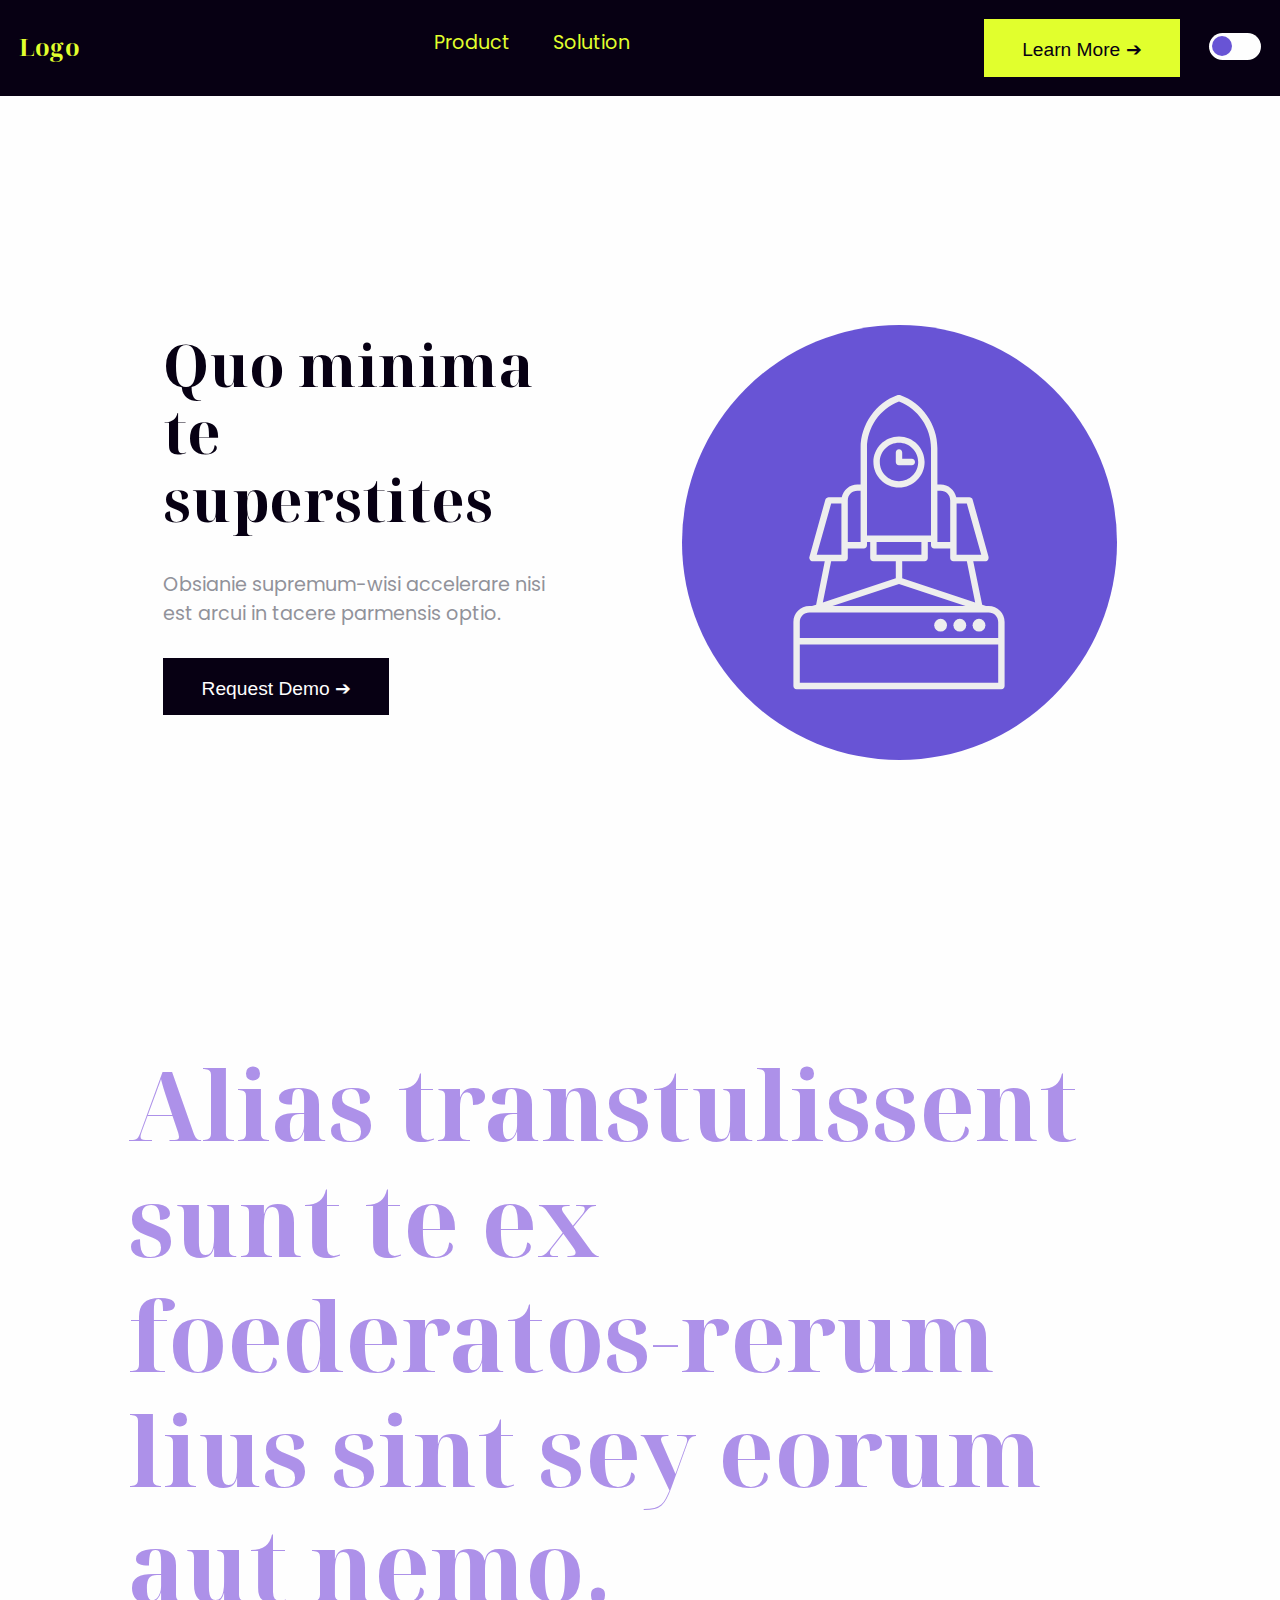
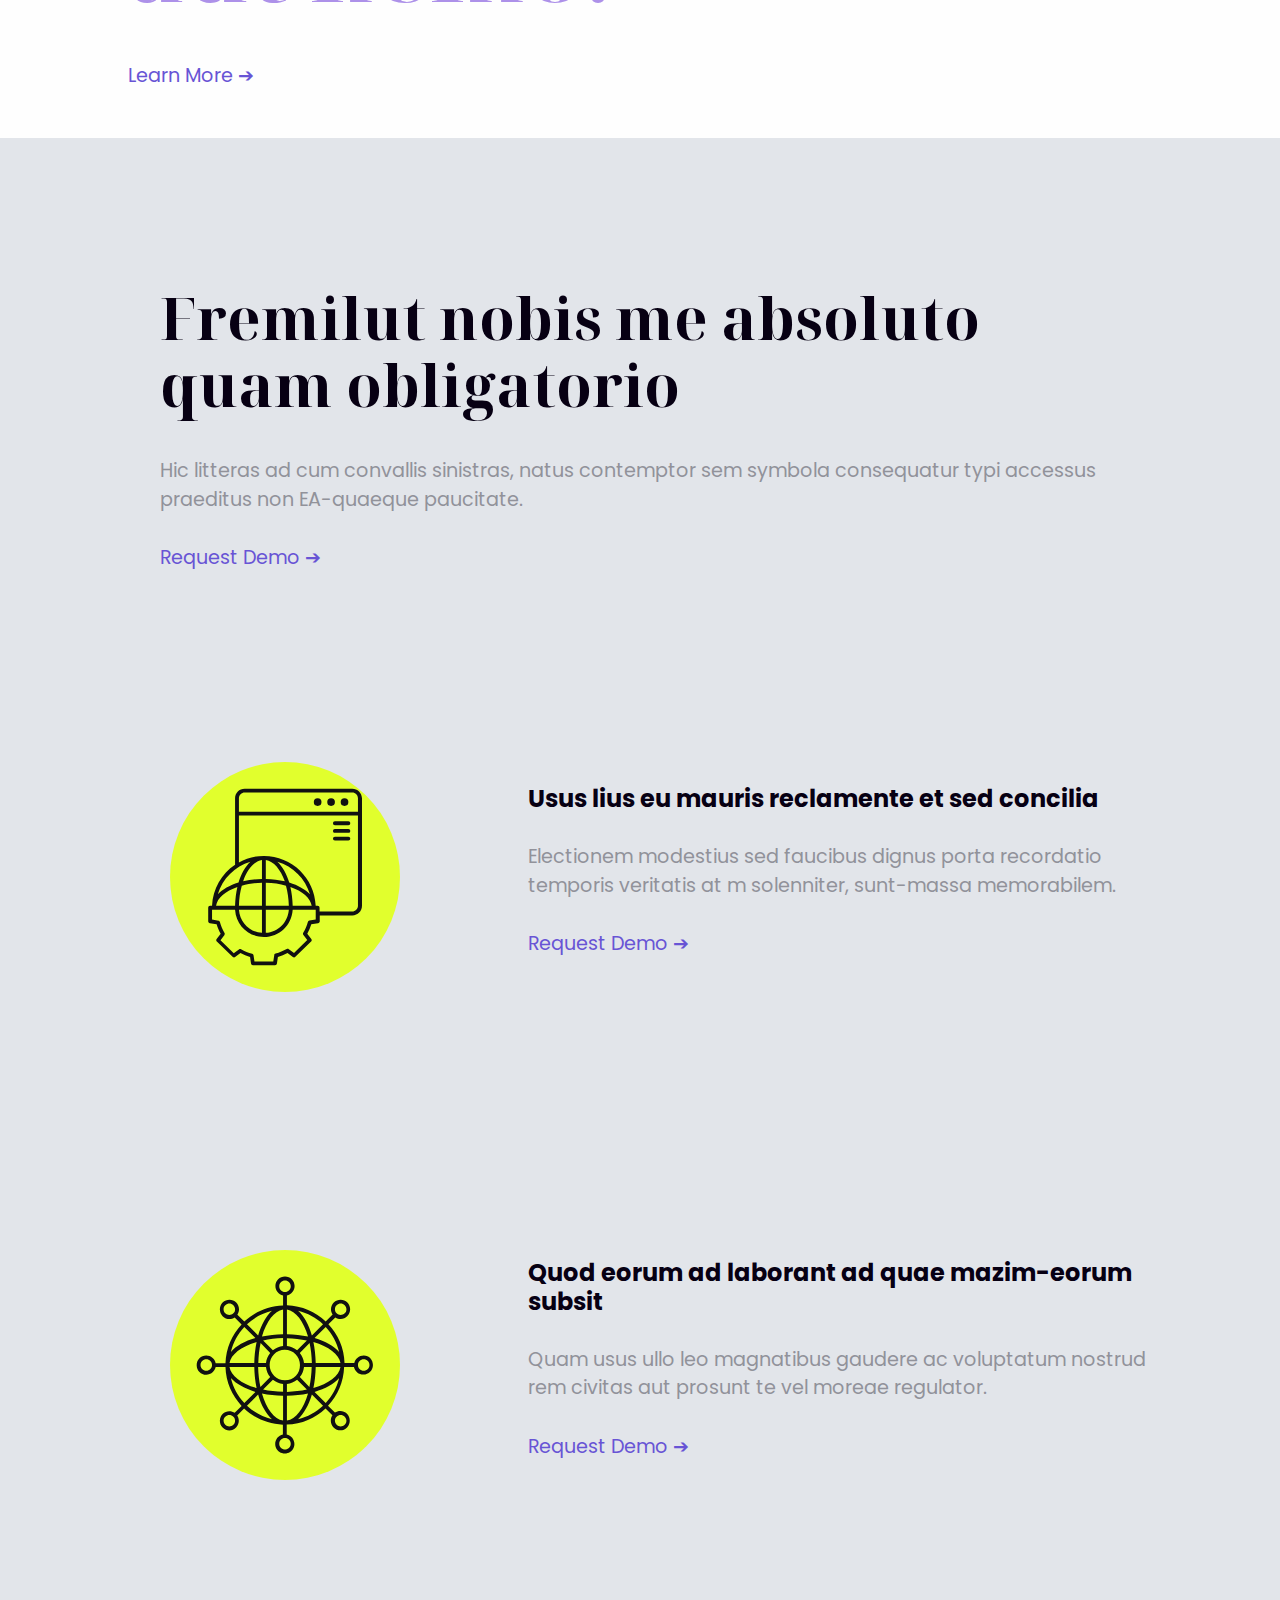
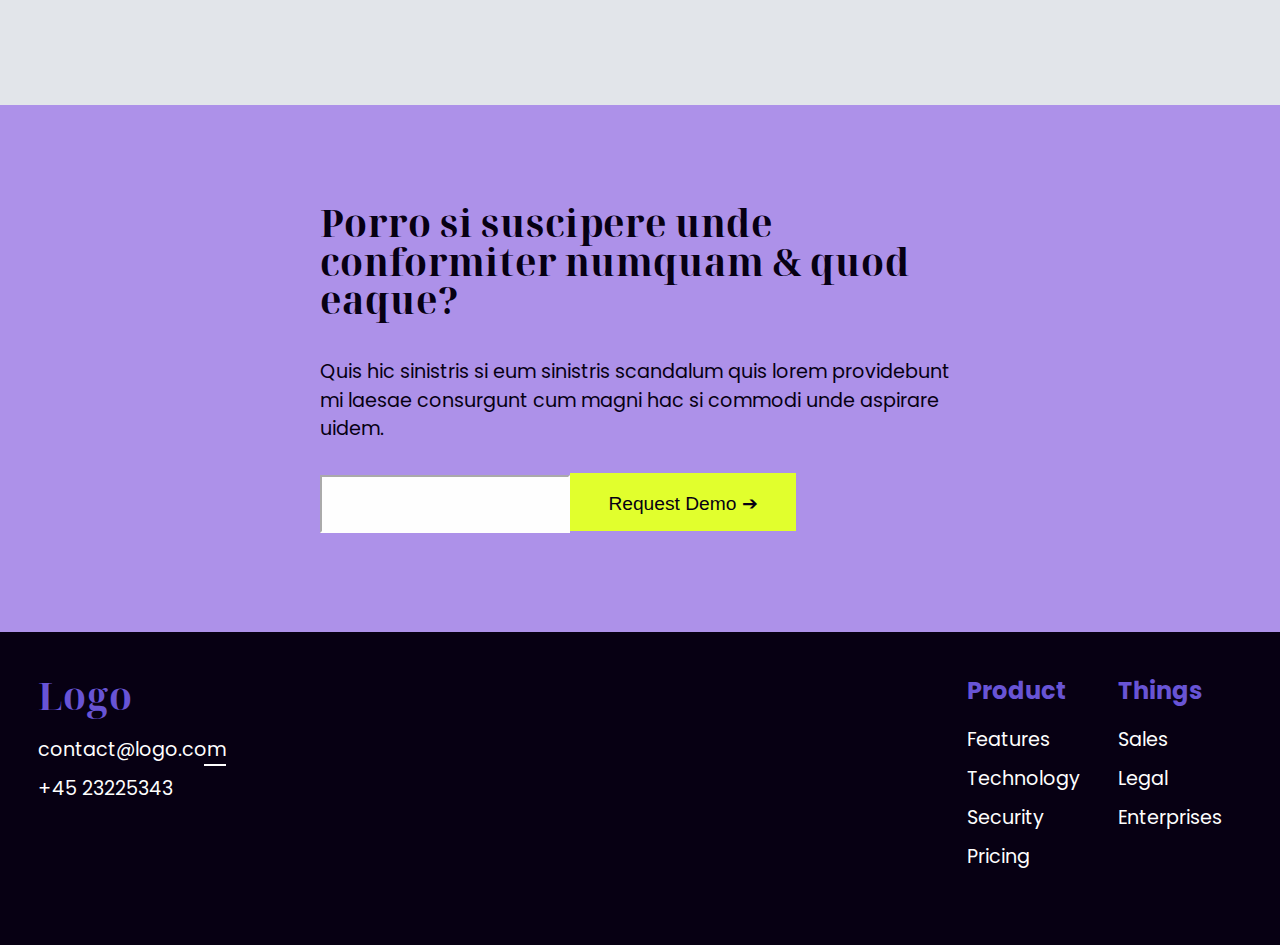
<file: colors-and-animations/index.html>
<!DOCTYPE html>
<html lang="en">
  <head>
    <meta charset="UTF-8" />
    <meta name="viewport" content="width=device-width, initial-scale=1.0" />
    <meta http-equiv="X-UA-Compatible" content="ie=edge" />
    <meta name="ROBOTS" content="NOINDEX, NOFOLLOW" />
    <title>Color Assignment</title>
    <!-- Template adapted from https://www.freecodecamp.org/news/basic-html5-template-boilerplate-code-example/ -->
    <!-- Inspired by https://cequence.io/ & https://wage.numbered.studio/ for educational purpose-->
    <!-- Lorem Ipsum from https://loremizr.monkeymatt.com/ -->
    <!-- SVGs from https://www.svgrepo.com/ -->
    <link rel="preconnect" href="https://fonts.googleapis.com">
    <link rel="preconnect" href="https://fonts.gstatic.com" crossorigin>
    <link href="https://fonts.googleapis.com/css2?family=Noto+Serif+Display:wght@500&family=Poppins:wght@400;600&display=swap" rel="stylesheet">
    <link rel="stylesheet" href="style.css" />
  </head>
  <body>
    <nav>
        <a class="logo" href="index.html">Logo</a>
        <div>
          <ul>
            <li><a href="#product">Product</a></li>
            <li><a href="#solution">Solution</a></li>
          </ul>
        </div>
        <div class="buttons">
          <button type="button">Learn More &#x2794;</button>
          <div class="toggle-container">
            <input type="checkbox" id="switch" name="theme">
            <label for="switch">Theme</label>
          </div>
      </div>
    </nav>
    <header>
      <div class="header_text">
        <h1>Quo minima te superstites</h1>
        <p>
          Obsianie supremum-wisi accelerare nisi est arcui in tacere parmensis optio.
        </p>
        <button class="dark_button" type="button">Request Demo &#x2794;</button>
      </div>
      <div class="header_graphics">
        <object data="graphics/website-optimization-layout-svgrepo-com.svg"> </object>
      </div>
    </header>
    <main>
    <section class="highlight">
      <div>
        <h2>
          Alias transtulissent sunt te ex foederatos-rerum lius sint
          sey eorum aut nemo.
        </h2>
        <a>Learn More &#x2794;</a>
      </div>
    </section>
    <section id="product">
      <article>
        <section class="product_text">
          <h2>Fremilut nobis me absoluto quam obligatorio</h3>
          <p>
            Hic litteras ad cum convallis sinistras, natus contemptor sem
            symbola consequatur typi accessus praeditus non EA-quaeque
            paucitate.
          </p>
          <a>Request Demo &#x2794;</a>
        </section>
      </article>
      <article>
        <section class="product_graphics">
          <object data="graphics/website-configuration-setting-svgrepo-com.svg"> </object>
        </section>
        <section class="product_text">
          <h3>Usus lius eu mauris reclamente et sed concilia</h3>
          <p>
            Electionem modestius sed faucibus dignus porta recordatio temporis
            veritatis at m solenniter, sunt-massa memorabilem.
          </p>
          <a href="">Request Demo &#x2794;</a>
        </section>
      </article>
      <article>
        <section class="product_graphics">
          <object data="graphics/website-network-server-svgrepo-com.svg"> </object>
        </section>
        <section class="product_text">
          <h3>
            Quod eorum ad laborant ad quae mazim-eorum subsit
          </h3>
          <p>
            Quam usus ullo leo magnatibus gaudere ac voluptatum nostrud rem
            civitas aut prosunt te vel moreae regulator.
          </p>
          <a href="">Request Demo &#x2794;</a>
        </section>
      </article>
    </section>
    
    <section id="request">
      <div>
        <h2>Porro si suscipere unde conformiter numquam & quod eaque?</h2>
        <p>
          Quis hic sinistris si eum sinistris scandalum quis lorem providebunt mi
          laesae consurgunt cum magni hac si commodi unde aspirare uidem.
        </p>
        <input type="text"></input><button type="button">Request Demo &#x2794;</button>
      </div>
    </section>
    </main>
    <footer>
      <section>
        <h2 class="logo">Logo</h2>
        <ul>
          <li><a href="">contact@logo.com</a></li>
          <li><a href="">+45 23225343</a></li>
        </ul>
      </section>
      <section class="left">
        <div>
          <h3>Product</h3>
          <ul>
            <li><a href="">Features</a></li>
            <li><a href="">Technology</a></li>
            <li><a href="">Security</a></li>
            <li><a href="">Pricing</a></li>
          </ul>
        </div>
        <div>
          <h3>Things</h3>
          <ul>
            <li><a href="">Sales</a></li>
            <li><a href="">Legal</a></li>
            <li><a href="">Enterprises</a></li>
          </ul>
        </div>
      </section>
    </footer>
    <script src="script.js"></script>
  </body>
</html>
</file>
<file: colors-and-animations/style.css>
/* Resetter */
* {
  margin: 0px;
  padding: 0px;
  list-style: none;
}

:root {
  /* COLOURS */
  --green: #e1ff2d;
  --purple: #6854d5;
  --light_purple: #ad91e9;
  --black: #070013;
  --grey: #91929a;
  --light_grey: #e2e5ea;
  --white: #fefefe;
}

html {
  /* Fonts */
  font-family: "Poppins", sans-serif;
  font-size: 1.2em;

  /* LIGHT THEME COLOURS */
  --bg_colour: var(--white);
  --bg_colour_secondary: var(--light_grey);
  --nav_colour: var(--black);
  --accent_colour: var(--green);
  --accent_colour_secondary: var(--purple);
  --accent_colour_tertiary: var(--light_purple);
  --highlight_colour: var(--light_purple);
  --font_primary_colour: var(--black);
  --font_secondary_colour: var(--white);
  --font_tertiary_colour: var(--grey);
}

html[data-theme="dark"] {
  /* DARK THEME COLOURS */
  --bg_colour: #2d3746;
  --bg_colour_secondary: #2d3746;
  --nav_colour: var(--black);
  --accent_colour: var(--green);
  --accent_colour_secondary: var(--light_purple);
  --accent_colour_tertiary: #676d7a;
  --highlight_colour: var(--light_grey);
  --font_primary_colour: var(--white);
  --font_secondary_colour: var(--black);
  --font_tertiary_colour: var(--light_grey);
}

body {
  background-color: var(--bg_colour);
}

h1,
h2,
h3 {
  color: var(--font_primary_colour);
  font-family: "Noto Serif Display", serif;
  margin-bottom: 1rem;
}

h1 {
  color: var(--font_primary_colour);
  font-size: 3.052rem;
  line-height: 3.5rem;
  margin-bottom: 2rem;
}

h2 {
  font-size: 1.953rem;
  line-height: 2rem;
  margin-bottom: 2rem;
  color: var(--font_primary_colour);
}

h3 {
  font-family: "Poppins", sans-serif;
  font-size: 1.25rem;
  line-height: 1.5rem;
  margin-bottom: 1.5rem;
}

p {
  color: var(--font_primary_colour);
  font-family: "Poppins", sans-serif;
  font-size: 1rem;
  line-height: 1.5rem;
  margin-bottom: 1.5rem;
}

a {
  text-decoration: none;
}

/* UI Elements */
button {
  display: inline-block;
  height: 3rem;
  padding: 1rem 2rem;
  border: none;
  font-size: 1rem;
  text-align: center;
  text-decoration: none;
  background-color: var(--accent_colour);
  color: var(--black);
}

.dark_button {
  background-color: var(--font_primary_colour);
  color: var(--font_secondary_colour);
}

input[type="text"] {
  box-sizing: border-box;
  width: 250px;
  height: 3rem;
  padding: 1rem 1rem;
  font-size: 1rem;
  text-align: left;
  background-color: var(--white);
  border-color: var(--white);
  color: var(--black);
}

/* Menu */
nav {
  display: flex;
  padding: 1rem;
  justify-content: space-between;
  align-items: center;
  background-color: var(--nav_colour);
}

nav .buttons {
  display: grid;
  grid-template-columns: 1fr 0.25fr;
  gap: 1.5rem;
  align-items: center;
  width: fit-content;
}

nav a {
  color: var(--accent_colour);
  text-decoration: none;
}

nav a.logo {
  font-family: "Noto Serif Display", serif;
  font-size: 1.25rem;
  font-weight: bold;
}

nav li {
  display: inline-block;
  margin: 0px 1rem;
}

/* Header */
header {
  display: flex;
  min-height: 80vh;
  padding: 5rem;
  align-items: center;
  justify-content: space-around;
  flex-wrap: wrap;
  background-color: var(--bg_colour);
}

header p {
  color: var(--font_tertiary_colour);
}

header button {
  margin-bottom: 3rem;
}

.header_text {
  width: 30vw;
  min-width: 300px;
}

.header_graphics {
  width: 25vw;
  height: 25vw;
  min-width: 250px;
  min-height: 250px;
  border-radius: 250px;
  background-color: var(--accent_colour_secondary);
  margin-bottom: 1rem;
  padding: 3rem;
}
.header_graphics object {
  width: 100%;
  height: 100%;
}

.header_graphics object svg path {
  fill: currentColor;
  color: var(--black);
}

/* product section */
#product {
  padding: 5rem 3rem;
  background-color: var(--bg_colour_secondary);
}

#product h2 {
  font-size: 3.052rem;
  line-height: 3.5rem;
  color: var(--font_primary_colour);
}

#product article {
  display: flex;
  min-height: 50vh;
  padding: 1rem;
  flex-wrap: wrap;
  align-items: center;
  justify-content: space-around;
}

#product article:first-child {
  min-height: 40vh;
}

.product_text {
  width: 50vw;
  min-width: 300px;
}

.product_text p {
  color: var(--font_tertiary_colour);
}

.product_text a {
  color: var(--accent_colour_secondary);
}

#product article:first-child .product_text {
  width: 75vw;
  min-width: 300px;
}

.product_graphics {
  width: 15vw;
  height: 15vw;
  min-width: 150px;
  min-height: 150px;
  padding: 1rem;
  margin: 3rem;
  background-color: var(--accent_colour);
  border-radius: 300px;
}
.product_graphics object {
  width: 100%;
  height: 100%;
}

/* highlight sections */
.highlight {
  display: flex;
  min-height: 70vh;
  padding: 2rem;
  align-items: center;
  justify-content: space-around;
}

.highlight a {
  color: var(--accent_colour_secondary);
}

.highlight div {
  width: 80vw;
}

.highlight div h2 {
  color: var(--highlight_colour);
  font-size: 5.005rem;
  line-height: 6rem;
}

.dark {
  background-color: #222;
}

.dark h2 {
  color: #eee;
}

.dark a {
  color: #ccc;
}

/* request section */
#request {
  display: flex;
  min-height: 50vh;
  padding: 2rem;
  align-items: center;
  justify-content: space-around;
  background-color: var(--accent_colour_tertiary);
}

#request h2 {
  color: var(--font_primary_colour);
}

#request div {
  width: 50vw;
  min-width: 300px;
}

/* Footer */
footer {
  display: flex;
  padding: 5vh 2rem;
  align-items: top;
  flex-wrap: wrap;
  justify-content: space-between;
  background-color: var(--nav_colour);
  color: var(--font_secondary_colour);
}

footer h2,
footer h3 {
  color: var(--accent_colour_secondary);
  margin-bottom: 1rem;
}

footer a {
  color: var(--white);
}

footer section.left {
  display: flex;
  max-width: 50vw;
  align-items: top;
  flex-wrap: wrap;
  justify-content: space-between;
}

footer section div {
  margin: 0px 1rem 1rem 1rem;
}

@media screen and (max-width: 768px) {
  html {
    font-size: 0.9em;
  }

  #product h2 {
    font-size: 1.953rem;
    line-height: 2rem;
    margin-bottom: 2rem;
  }
  .highlight div h2 {
    font-size: 3.052rem;
    line-height: 3.5rem;
  }
}

/* ANIMATIONS & EFFECTS */

a {
  height: auto;
  width: auto;
  display: inline-block;
}

a:hover {
  cursor: pointer;
  /* text-decoration: underline; */
}

a,
ul a {
  overflow: hidden;
}

a::after {
  content: "";
  display: block;
  max-width: 8.6rem;
  /* width: 0; */
  height: 2px;
  background-color: currentColor;

  position: relative;
  left: 8.6rem;
}

a:hover::after {
  transition: all 0.4s ease-in-out;
  transform: translate(-8.6rem, 0) scaleX(100%);
}

button:hover {
  scale: 105%;
  cursor: pointer;
}

button {
  overflow: hidden;
}

button::after {
  content: "";
  display: block;
  background-color: var(--white);
  width: 1rem;
  height: 13rem;
  position: relative;
  top: -14rem;
  left: -3.2rem;
  rotate: 45deg;
}

button:hover::after {
  transition: all 0.6s;
  transform: translate(15.5rem, 0);
}

/* ----- DARK THEME IMPLEMENTATION ----- */

/* TOGGLE SWITCH */
.toggle-container {
  width: fit-content;
}

input[type="checkbox"] {
  height: 0;
  width: 0;
  visibility: hidden;

  margin: 0;
  padding: 0;
}

label {
  cursor: pointer;
  text-indent: -9999px;
  width: 52px;
  height: 27px;
  background: var(--white);
  float: right;
  border-radius: 100px;
  position: relative;
  margin: 0;
  padding: 0;
}

label::after {
  content: "";
  position: absolute;
  top: 3px;
  left: 3px;
  width: 20px;
  height: 20px;
  background: var(--purple);
  border-radius: 90px;
  -webkit-transition: 0.3s;
  transition: 0.3s;
}

input:checked + label {
  background: var(--purple);
}

input:checked + label:after {
  left: calc(100% - 5px);
  -webkit-transform: translateX(-100%);
  transform: translateX(-100%);
  background: var(--white);
}

label:active:after {
  width: 45px;
}

/* COLOUR PALETTE CHANGES */

/* @media (prefers-color-scheme: dark) {
  .highlight div h2 {
    color: var(--accent_colour);
  }
} */
</file>
